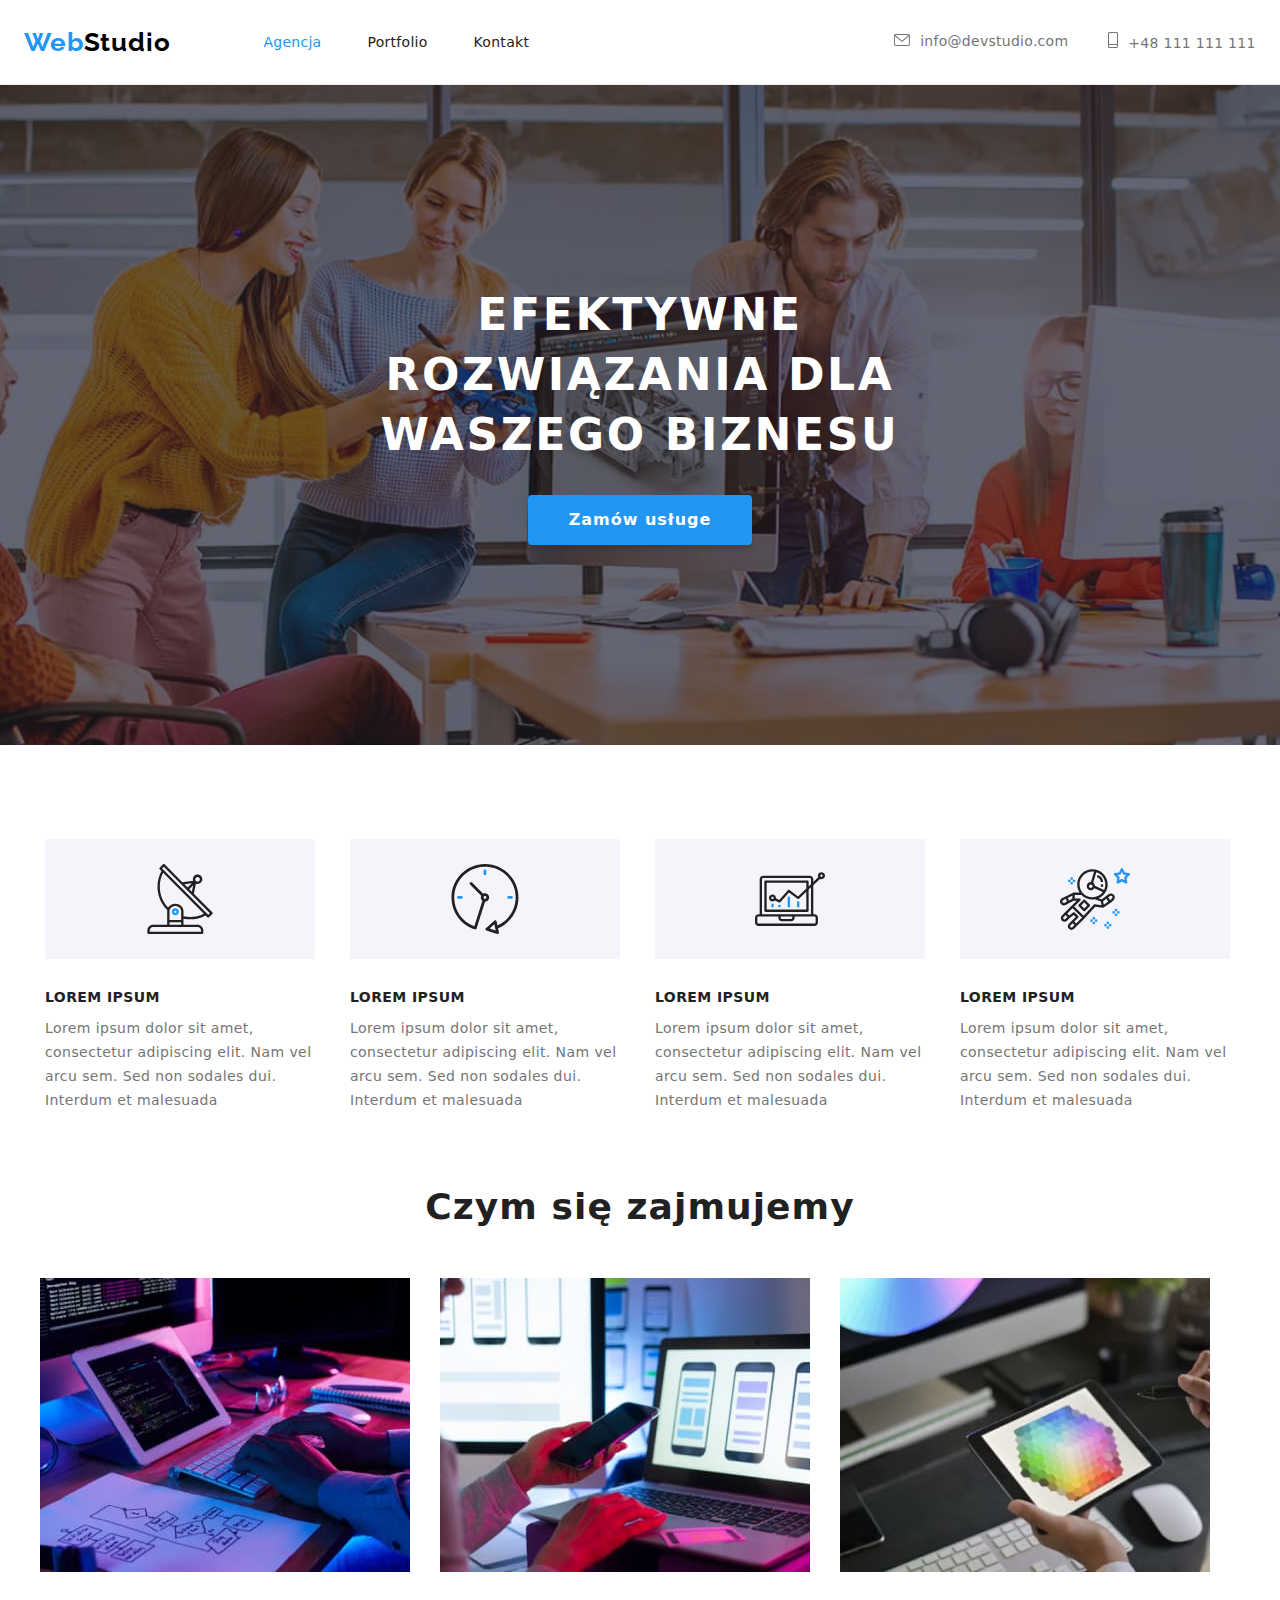
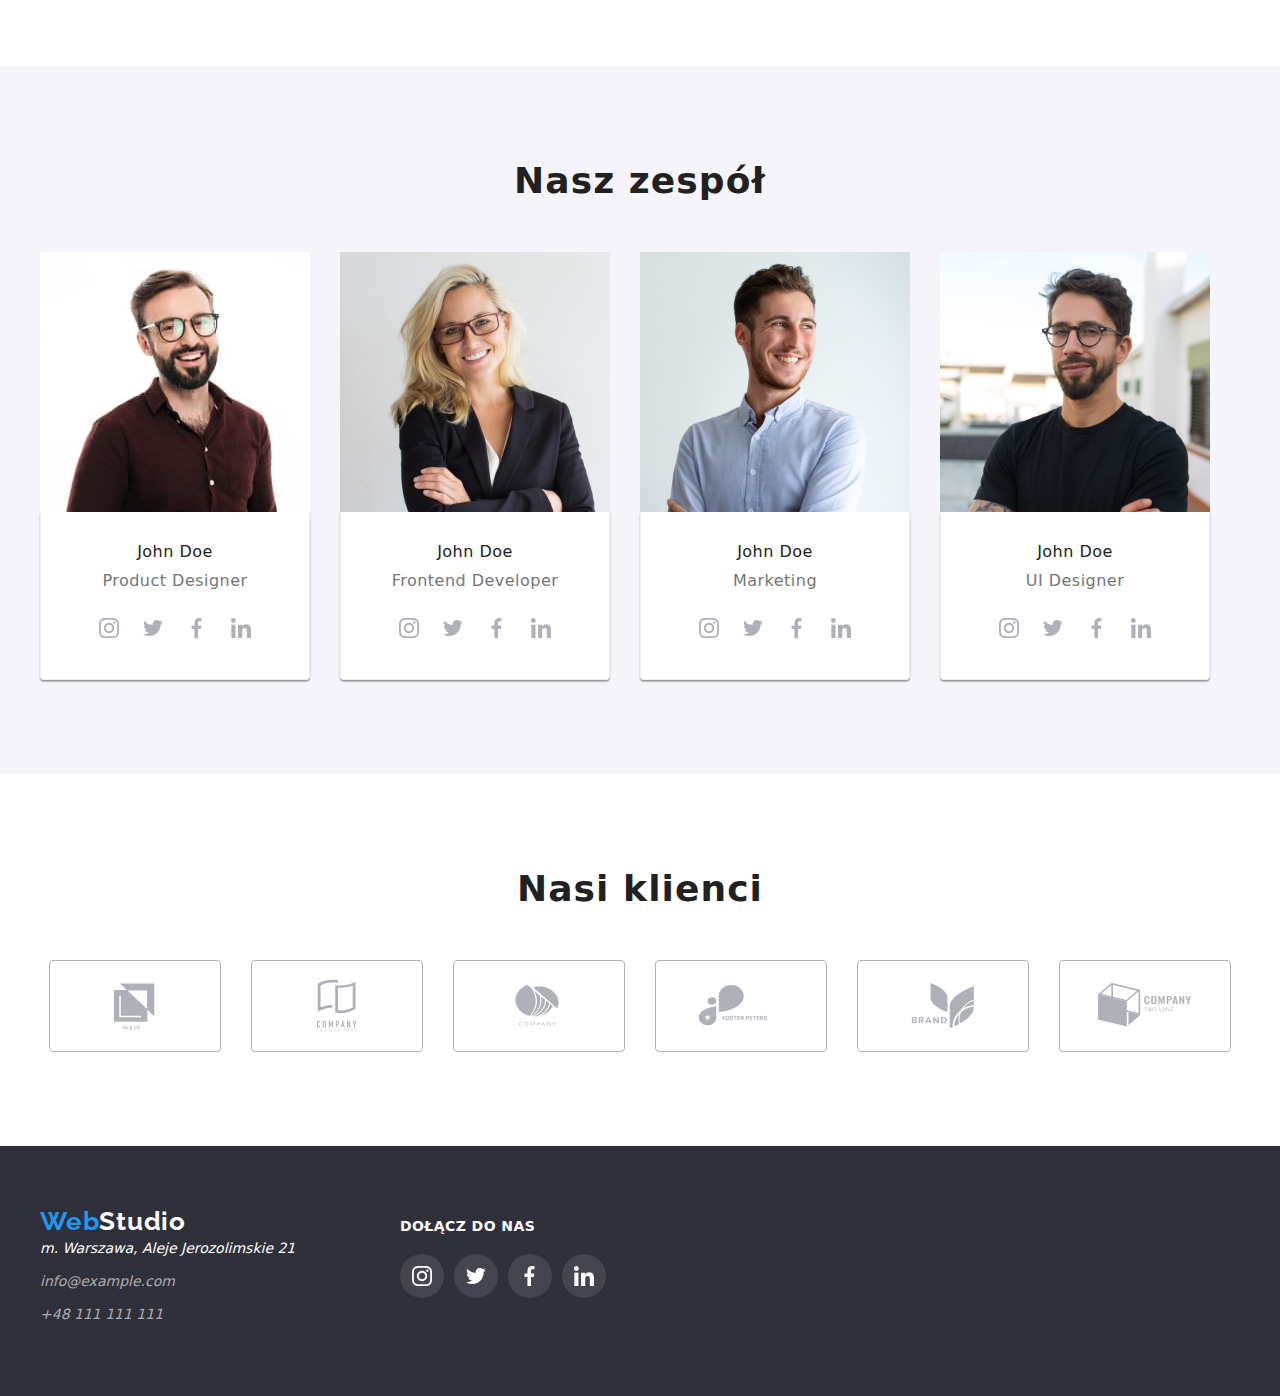
<file: index.html>
<!DOCTYPE html>
<html lang="en">
  <head>
    <meta charset="UTF-8" />
    <meta http-equiv="X-UA-Compatible" content="IE=edge" />
    <meta name="viewport" content="width=device-width, initial-scale=1.0" />
    <title>Studio</title>
    <link rel="stylesheet" href="styles/styles.css">
    <link rel="preconnect" href="https://fonts.googleapis.com">
<link rel="preconnect" href="https://fonts.gstatic.com" crossorigin>
<link href="https://fonts.googleapis.com/css2?family=Raleway:wght@700&display=swap" rel="stylesheet">
<link rel="preconnect" href="https://fonts.googleapis.com">
<link rel="preconnect" href="https://fonts.gstatic.com" crossorigin>
<link href="https://fonts.googleapis.com/css2?family=Raleway:wght@700&display=swap" rel="stylesheet">
<link    rel="stylesheet"    href="https://cdnjs.cloudflare.com/ajax/libs/modern-normalize/0.7.0/modern-normalize.min.css"    />  
</head>

  <body>
    <header class="header">
      <div class="container">
      <a class="logo" href="WebStudio"><span class="web-logo">Web</span><span class="studio-logo">Studio</a></span>
      <nav>
        <ul class="list">
          <li class="nav-item"><a class="nav active" href="index.html">Agencja</a></li>
          <li class="nav-item"><a class="nav" href="portfolio.html">Portfolio</a></li>
          <li class="nav-item"><a class="nav" href="#">Kontakt</a></li>
        </ul>
      </nav>
      <ul class="contact-top list ">
      
        <li class="contact-item">
          <a class="icon-envelope-link contact " href="mailto:"><svg class="icon-envelope">
          <use href="./images/icons.svg/icons.svg#icon-envelope"></use></svg>info@devstudio.com
          
        </a>
      </li>
     
        <li class="contact-item">
          <a href="tel:" class="icon-phone-link contact teltop "><svg class="icon-phone">
          <use href="./images/icons.svg/icons.svg#icon-phone"></use></svg>+48 111 111 111</a></li>
      </ul>
    </div>
    <div class="header-line"></div>
    </header>
    <main>
      <section class="solutions">
        
        <div class="container">
        <h1 class="title">EFEKTYWNE ROZWIĄZANIA DLA WASZEGO BIZNESU</h1>
        <button class="order-service-button" type="button">Zamów usługe</button>
        </div>
        </section>
        <section class="mainpage">
          <div class="container">
        <ul class="list">
          <li class="lorem-ipsum-item"><div class="lorem-icon lorem-icon 1">
            <svg width="70px" height="70px"> 
          <use href="./images/icons.svg/icons.svg#icon-satelite"></use>
            </svg>
          </div>
            <p class="lorem-ipsum">LOREM IPSUM</p>
            <p class="lorem-description">
              Lorem ipsum dolor sit amet, consectetur adipiscing elit. Nam vel
              arcu sem. Sed non sodales dui. Interdum et malesuada
            </p>
          </li>
          <li class="lorem-ipsum-item"><div class="lorem-icon lorem-icon-2"><svg width="70px" height="70px">
          <use href="./images/icons.svg/icons.svg#icon-circle"></use></svg></div>
            <p class="lorem-ipsum">LOREM IPSUM</p>
            <p class="lorem-description">
              Lorem ipsum dolor sit amet, consectetur adipiscing elit. Nam vel
              arcu sem. Sed non sodales dui. Interdum et malesuada
            </p>
          </li>
          <li class="lorem-ipsum-item"><div class="lorem-icon lorem-icon-3"><svg width="70" height="70px">
          <use href="./images/icons.svg/icons.svg#icon-computer"></use></svg></div>
            <p class="lorem-ipsum">LOREM IPSUM</p>
            <p class="lorem-description">
              Lorem ipsum dolor sit amet, consectetur adipiscing elit. Nam vel
              arcu sem. Sed non sodales dui. Interdum et malesuada
            </p>
          </li>
          <li class="lorem-ipsum-item"><div class="lorem-icon lorem-icon-4"><svg width="70" height="70">
          <use href="./images/icons.svg/icons.svg#icon-astronaut-1"></use></svg></div>
            <p class="lorem-ipsum">LOREM IPSUM</p>
            <p class="lorem-description">
              Lorem ipsum dolor sit amet, consectetur adipiscing elit. Nam vel
              arcu sem. Sed non sodales dui. Interdum et malesuada
            </p>
          </li>
        </ul>
          </div>
      </section>
      <section class="section">
        <div class="container">
        <h2 class="sub-title">Czym się zajmujemy</h2>
        <ul class="list">
          <li>
            <img
              src="./images/img1.jpg"
              alt="czlowiek piszący na klawiaturze"
              width="370"
              height="294"
            />
          </li>
          <li>
            <img
              src="./images/img2.jpg"
              alt="czlowiek używający telefonu i komputera"
              width="370"
              height="294"
            />
          </li>
          <li>
            <img
              src="./images/img3.jpg"
              alt="czlowiek używający tableta"
              width="370"
              height="294"
            />
          </li>
        </ul>
        </div>
      </section>
      <section class="our-team section">
        <div class="container">
        <h2 class="sub-title">Nasz zespół</h2>
        <ul class="list">
          <li class="employee-item">
            <img class="employee-img"
              src="./images/img4.jpg"
              alt="Pracownik"
              width="270"
              height="260"
            />
            <div class="project-wrap-team">
            <p class="employee-name">John Doe</p>
            <p class="employee-description">Product Designer</p>
            <div>
            <ul class="list social-icon-list">
              <li class="social-icon-item"><a class="social-list-link" href="#"><svg class="social-icon"><use href="./images/icons.svg/icons.svg#icon-instagram"></use></svg></a></li>
              <li class="social-icon-item"><a class="social-list-link" href="#"><svg class="social-icon"><use href="./images/icons.svg/icons.svg#icon-twitter"></use></svg></a></li>
              <li class="social-icon-item"><a class="social-list-link" href="#"><svg class="social-icon"><use href="./images/icons.svg/icons.svg#icon-facebook"></use></svg></a></li>
              <li class="social-icon-item"><a class="social-list-link" href="#"><svg class="social-icon"><use href="./images/icons.svg/icons.svg#icon-linkedin"></use></svg></a></li>
            </ul>
            </div>
          </div>  
          </li>
          <li class="employee-item">
            <img class="employee-img"
              src="./images/img5.jpg"
              alt="Pracownik"
              width="270"
              height="260"
            />
            <div class="project-wrap-team">
            <p class="employee-name">John Doe</p>
            <p class="employee-description">Frontend Developer</p>
             <div>
            <ul class="list social-icon-list">
              <li class="social-icon-item"><a class="social-list-link" href="#"><svg class="social-icon"><use href="./images/icons.svg/icons.svg#icon-instagram"></use></svg></a></li>
              <li class="social-icon-item"><a class="social-list-link" href="#"><svg class="social-icon"><use href="./images/icons.svg/icons.svg#icon-twitter"></use></svg></a></li>
              <li class="social-icon-item"><a class="social-list-link" href="#"><svg class="social-icon"><use href="./images/icons.svg/icons.svg#icon-facebook"></use></svg></a></li>
              <li class="social-icon-item"><a class="social-list-link" href="#"><svg class="social-icon"><use href="./images/icons.svg/icons.svg#icon-linkedin"></use></svg></a></li>
            </ul>
            </div>
            </div>
          </li>
          <li class="employee-item">
            <img class="employee-img"
              src="./images/img6.jpg"
              alt="Pracownik"
              width="270"
              height="260"
            /><div class="project-wrap-team">
            <p class="employee-name">John Doe</p>
            <p class="employee-description">Marketing</p>
             <div>
            <ul class="list social-icon-list">
              <li class="social-icon-item"><a class="social-list-link" href="#"><svg class="social-icon"><use href="./images/icons.svg/icons.svg#icon-instagram"></use></svg></a></li>
              <li class="social-icon-item"><a class="social-list-link" href="#"><svg class="social-icon"><use href="./images/icons.svg/icons.svg#icon-twitter"></use></svg></a></li>
              <li class="social-icon-item"><a class="social-list-link" href="#"><svg class="social-icon"><use href="./images/icons.svg/icons.svg#icon-facebook"></use></svg></a></li>
              <li class="social-icon-item"><a class="social-list-link" href="#"><svg class="social-icon"><use href="./images/icons.svg/icons.svg#icon-linkedin"></use></svg></a></li>
            </ul>
            </div>
            </div>

          </li>
          <li class="employee-item">
            <img class="employee-img"
              src="./images/img7.jpg"
              alt="Pracownik"
              width="270"
              height="260"
            />
            <div class="project-wrap-team">
            <p class="employee-name">John Doe</p>
            <p class="employee-description">UI Designer</p>
             <div>
            <ul class="list social-icon-list">
              <li class="social-icon-item"><a class="social-list-link" href="#"><svg class="social-icon"><use href="./images/icons.svg/icons.svg#icon-instagram"></use></svg></a></li>
              <li class="social-icon-item"><a class="social-list-link" href="#"><svg class="social-icon"><use href="./images/icons.svg/icons.svg#icon-twitter"></use></svg></a></li>
              <li class="social-icon-item"><a class="social-list-link" href="#"><svg class="social-icon"><use href="./images/icons.svg/icons.svg#icon-facebook"></use></svg></a></li>
              <li class="social-icon-item"><a class="social-list-link" href="#"><svg class="social-icon"><use href="./images/icons.svg/icons.svg#icon-linkedin"></use></svg></a></li>
            </ul>
            </div>
            </div>
          
          </li>
        </ul>
        </div>
      </section>
      <section class="section">
        <div class="container">
          <h2 class="sub-title">Nasi klienci</h2>
          <ul class="list">
            <li class="client-icon-item"><a class="client-icon-link" href="#"><svg class="client-icon"><use href="./images/icons.svg/icons.svg#icon-logo"></use></svg></a></li>
            <li class="client-icon-item"><a class="client-icon-link" href="#"><svg class="client-icon"><use href="./images/icons.svg/icons.svg#icon-logo-1"></use></svg></a></li>
            <li class="client-icon-item"><a class="client-icon-link" href="#"><svg class="client-icon"><use href="./images/icons.svg/icons.svg#icon-logo-2"></use></svg></a></li>
            <li class="client-icon-item"><a class="client-icon-link" href="#"><svg class="client-icon"><use href="./images/icons.svg/icons.svg#icon-logo-3"></use></svg></a></li>
            <li class="client-icon-item"><a class="client-icon-link" href="#"><svg class="client-icon"><use href="./images/icons.svg/icons.svg#icon-logo-4"></use></svg></a></li>
            <li class="client-icon-item"><a class="client-icon-link" href="#"><svg class="client-icon"><use href="./images/icons.svg/icons.svg#icon-logo-5"></use></svg></a></li>
          </ul>
        </div>
      </section>
    </main>
    <footer class="  footer">
      <div class="container">
        <div class="left-side">
      <a class="logo-bottom footer-item" href="WebStudio"><span class="web-logo">Web</span><span class="studio-logo-bottom">Studio</a></span>
      <address>
        <ul class="contact-list">
          <li class="footer-item">
            
            <a class="contact contact-address" href="https://goo.gl/maps/EpboLFkDeiHd2VRH7"
              >m. Warszawa, Aleje Jerozolimskie 21</a
            >
          </li>
          <li class="footer-item"><a class="contact mail" href="mailto:">info@example.com</a></li>
          <li class="footer-item"><a class="contact tel" href="tel:">+48 111 111 111</a></li>
        </ul>
      </address>
      </div>
      <div class="right-side">
        <h3 class="third-title">DOŁĄCZ DO NAS</h3>
        <ul class="list">
          <li class="footer-icons-item"><a class="footer-icons-link" href="#"><svg class="footer-icons"><use href="./images/icons.svg/icons.svg#icon-instagram"></use></svg></a></li>
          <li class="footer-icons-item"><a class="footer-icons-link" href="#"><svg class="footer-icons"><use href="./images/icons.svg/icons.svg#icon-twitter"></use></svg></a></li>
          <li class="footer-icons-item"><a class="footer-icons-link" href="#"><svg class="footer-icons"><use href="./images/icons.svg/icons.svg#icon-facebook"></use></svg></a></li>
          <li class="footer-icons-item"><a class="footer-icons-link" href="#"><svg class="footer-icons"><use href="./images/icons.svg/icons.svg#icon-linkedin"></use></svg></a></li>
        </ul>
      </div>
      </div>
    </footer>
  </body>
</html>
</file>
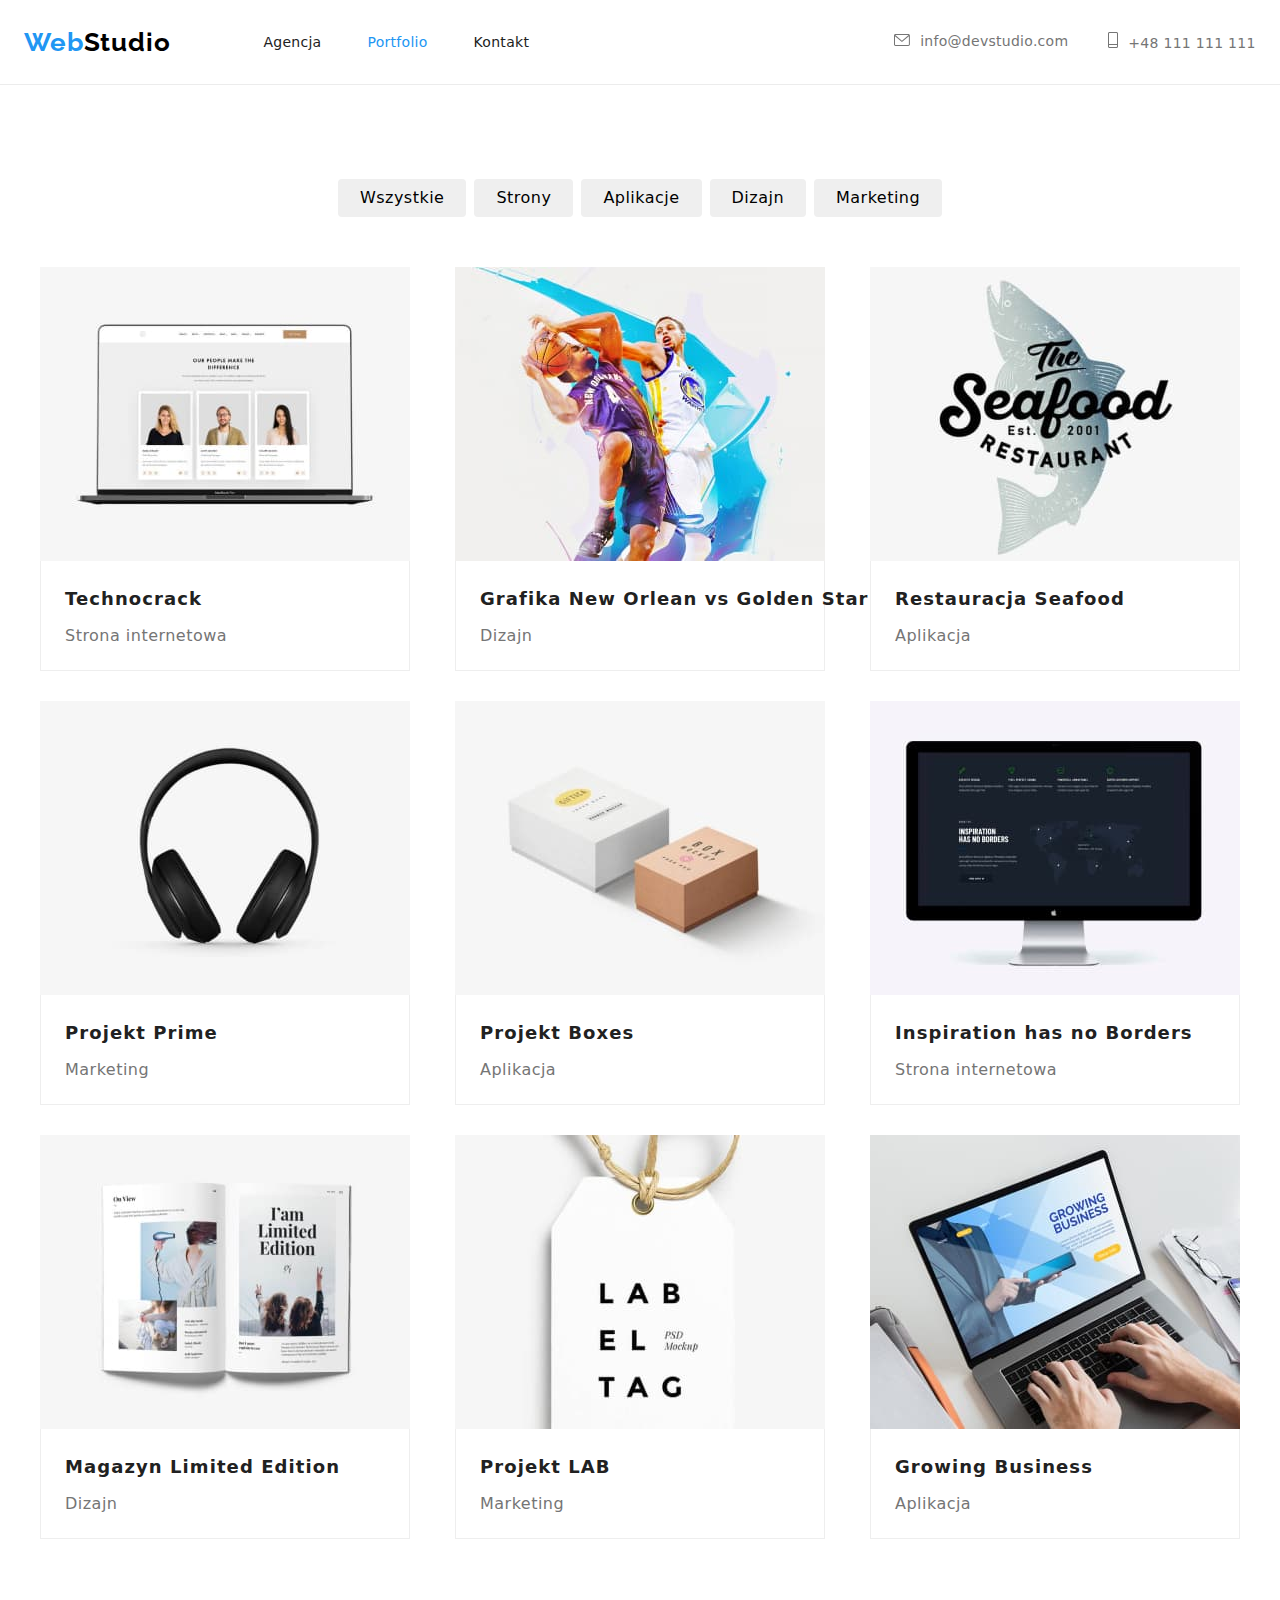
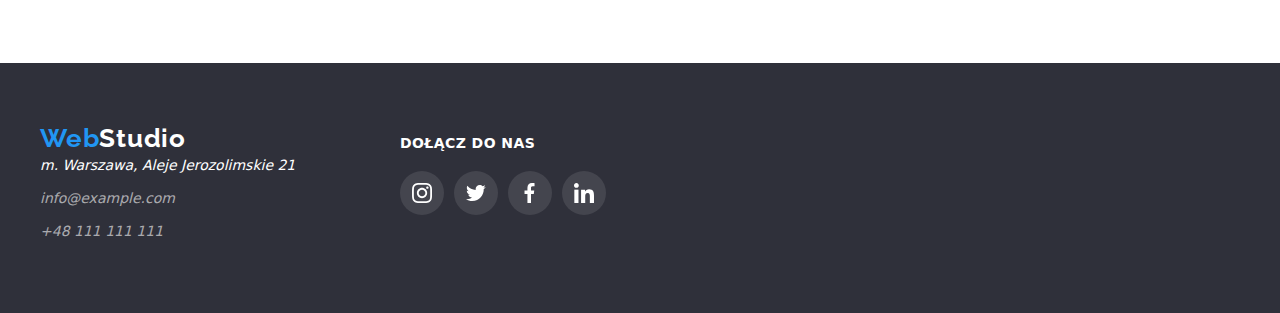
<file: portfolio.html>
<!DOCTYPE html>
<html lang="en">
  <head>
    <meta charset="UTF-8" />
    <meta http-equiv="X-UA-Compatible" content="IE=edge" />
    <meta name="viewport" content="width=device-width, initial-scale=1.0" />
    <title>Portfolio</title>
    <link rel="stylesheet" href="styles/styles.css">
    <link rel="preconnect" href="https://fonts.googleapis.com">
    <!-- Raleway-->
<link rel="preconnect" href="https://fonts.gstatic.com" crossorigin>
<link href="https://fonts.googleapis.com/css2?family=Raleway:wght@700&display=swap" rel="stylesheet">
<!-- roboto --> 
<link rel="preconnect" href="https://fonts.googleapis.com">
<link rel="preconnect" href="https://fonts.gstatic.com" crossorigin>
<link href="https://fonts.googleapis.com/css2?family=Raleway:wght@700&family=Roboto:wght@400;500;700;900&display=swap" rel="stylesheet">
<link    rel="stylesheet"    href="https://cdnjs.cloudflare.com/ajax/libs/modern-normalize/0.7.0/modern-normalize.min.css"    />

  </head>
  <body>
   <header class="header">
      <div class="container">
      <a class="logo" href="WebStudio"><span class="web-logo">Web</span><span class="studio-logo">Studio</a></span>
      <nav>
        <ul class="list">
          <li class="nav-item"><a class="nav" href="index.html">Agencja</a></li>
          <li class="nav-item"><a class="nav active" href="portfolio.html">Portfolio</a></li>
          <li class="nav-item"><a class="nav" href="#">Kontakt</a></li>
        </ul>
      </nav>
      <ul class="contact-top list ">
      
        <li>
          <a class="icon-envelope-link contact " href="mailto:"><svg class="icon-envelope">
          <use href="./images/icons.svg/icons.svg#icon-envelope"></use></svg>info@devstudio.com
          
        </a>
      </li>
     
        <li>
          <a href="tel:" class="icon-phone-link contact teltop"><svg class="icon-phone">
          <use href="./images/icons.svg/icons.svg#icon-phone"></use></svg>+48 111 111 111</a></li>
      </ul>
    </div>
    <div class="header-line"></div>

    </header>
    <main>
      <section class="section">
        <div class="container">
        <ul class="list">
          <li class="choice-btn"><button class="button" type="button">Wszystkie</button></li>
          <li class="choice-btn"><button class="button" type="button">Strony</button></li>
          <li class="choice-btn"><button class="button" type="button">Aplikacje</button></li>
          <li class="choice-btn"><button class="button" type="button">Dizajn</button></li>
          <li class="choice-btn"><button class="button" type="button">Marketing</button></li>
        </ul>
  
     
      
        <ul class="list images-selection-list">
          <li class="project-list-item">
            <img class="images-selection"
              src="./images/portfolio/img1.jpg"
              alt="laptop ze zdjeciami"
              width="370"
              height="294"
            />
            <div class="project-wrap">
            <p class="picture-title">Technocrack</p>
            <p class="picture-description">Strona internetowa</p>
            </div>
          </li>
          <li class="project-list-item">
            <img class="images-selection"
              src="./images/portfolio/img2.jpg"
              alt="koszykowka"
              width="370"
              height="294"
            />
            <div class="project-wrap">
            <p class="picture-title">Grafika New Orlean vs Golden Star</p>
            <p class="picture-description">Dizajn</p>
            </div>
          </li>
          <li class="project-list-item">
            <img class="images-selection"
              src="./images/portfolio/img3.jpg"
              alt="logo seafood"
              width="370"
              height="294"
            />
            <div class="project-wrap">
            <p class="picture-title">Restauracja Seafood</p>
            <p class="picture-description">Aplikacja</p>
          </div>
          </li>
          <li class="project-list-item">
            <img class="images-selection"
              src="./images/portfolio/img4.jpg"
              alt="sluchawki"
              width="370"
              height="294"
            />
            <div class="project-wrap">
            <p class="picture-title">Projekt Prime</p>
            <p class="picture-description">Marketing</p>
            </div>
          </li>
          <li class="project-list-item">
            <img class="images-selection"
              src="./images/portfolio/img5.jpg"
              alt="pudelka"
              width="370"
              height="294"
            />
            <div class="project-wrap">
            <p class="picture-title">Projekt Boxes</p>
            <p class="picture-description">Aplikacja</p>
            </div> </li>
          <li class="project-list-item">
            <img class="images-selection"
              src="./images/portfolio/img6.jpg"
              alt="monitor"
              width="370"
              height="294"
            />
            <div class="project-wrap">
            <p class="picture-title">Inspiration has no Borders</p>
            <p class="picture-description">Strona internetowa</p>
            </div></li>
          <li class="project-list-item">
            <img class="images-selection"
              src="./images/portfolio/img7.jpg"
              alt="ksiazka"
              width="370"
              height="294"
            />
            <div class="project-wrap">
            <p class="picture-title">Magazyn Limited Edition</p>
            <p class="picture-description">Dizajn</p>
            </div></li>
          <li class="project-list-item">
            <img class="images-selection"
              src="./images/portfolio/img8.jpg"
              alt="tag z nazwa"
              width="370"
              height="294"
            />
            <div class="project-wrap">
            <p class="picture-title">Projekt LAB</p>
            <p class="picture-description">Marketing</p>
            </div>
          </li>
          <li class="project-list-item">
            <img class="images-selection"
              src="./images/portfolio/img9.jpg"
              alt="czlowiek piszacy na laptopie"
              width="370"
              height="294"
            />
            <div class="project-wrap">
            <p class="picture-title">Growing Business</p>
            <p class="picture-description">Aplikacja</p>
           </div>
          </li>
        </ul>
      </div>
      </section>
         <footer class="  footer">
      <div class="container">
        <div class="left-side">
      <a class="logo-bottom footer-item" href="WebStudio"><span class="web-logo">Web</span><span class="studio-logo-bottom">Studio</a></span>
      <address>
        <ul class="contact-list">
          <li class="footer-item">
            
            <a class="contact contact-address" href="https://goo.gl/maps/EpboLFkDeiHd2VRH7"
              >m. Warszawa, Aleje Jerozolimskie 21</a
            >
          </li>
          <li class="footer-item"><a class="contact mail" href="mailto:">info@example.com</a></li>
          <li class="footer-item"><a class="contact tel" href="tel:">+48 111 111 111</a></li>
        </ul>
      </address>
      </div>
     <div class="right-side">
        <h3 class="third-title">DOŁĄCZ DO NAS</h3>
        <ul class="list">
          <li class="footer-icons-item">
            <a class="footer-icons-link" href="#">
              <svg class="footer-icons"><use href="./images/icons.svg/icons.svg#icon-instagram">
              </use>
            </svg>
          </a>
        </li>
          <li class="footer-icons-item">
            <a class="footer-icons-link" href="#">
              <svg class="footer-icons">
                <use href="./images/icons.svg/icons.svg#icon-twitter">
                </use>
              </svg>
            </a>
          </li>
          <li class="footer-icons-item">
            <a class="footer-icons-link" href="#">
              <svg class="footer-icons">
                <use href="./images/icons.svg/icons.svg#icon-facebook">
                </use>
              </svg>
            </a>
          </li>
          <li class="footer-icons-item">
            <a class="footer-icons-link" href="#">
              <svg class="footer-icons">
                <use href="./images/icons.svg/icons.svg#icon-linkedin">
                </use>
              </svg>
            </a>
          </li>
        </ul>
      </div>
      </div>
    </footer>
    </main>
  </body>
</html>
</file>
<file: styles/styles.css>
h1,
h2,
h3,
h4,
h5,
h6 {
  padding: 0;
  margin: 0;
}
ul,
ol {
  padding: 0;
  margin: 0;
}
p {
  padding: 0;
  margin: 0;
}
.section {
  padding-bottom: 94px;
  padding-top: 94px;
}

.list {
  list-style: none;
  display: flex;
  
}
.container {
  display: flex;
  max-width: 1200px;
  margin: 0 auto;
  align-items: center;
  justify-content: center;
}
.images-selection-list {
  flex-wrap: wrap;
  justify-content: space-between;
}
.images-selection {
  margin-bottom: 20px;
}
img {
  display: block;
  margin-right: 30px;
}
.employee-img {
  margin-bottom: 30px;
}
.header .container {
  width: 1200px;
  display: flex;
  align-items: center;
}
.section .container {
  display: flex;
  flex-direction: column;
  align-items: center;
}
.nav-item:not(:last-child) {
  margin-right: 46px;
}
.contact {
  text-decoration: none;
  
}
.contact-top { margin-left: 365px;
white-space: nowrap;}
.nav-item,
.contact-top {
  padding-top: 32px;
  padding-bottom: 32px;
}
.lorem-ipsum:not(:last-child) {
  margin-right: 30px;
}
.lorem-description:not(:last-child) {
  margin-right: 30px;
}
.teltop {
  margin-left: 10px;

}

.footer .container {
  display: flex;

  align-items: flex-start;

  padding-top: 60px;
  padding-bottom: 60px;
}
.header-line {
  border-bottom: 1px solid #ececec;
}

/* === HEADER === */
:root {
  --main-font: "Roboto", sans-serif;
  --secondary-font: "Raleway", sans-serif;
  --main-color: #2196f3;
  --main-background: #ffffff;
}
body {
  font-family: "Roboto", sans-serif;
  color: #212121;
  background: var(--main-background);
}
.nav {
  font-weight: 500;
  font-size: 14px;
  line-height: 1.142;
  letter-spacing: 0.02em;
  color: #212121;
  text-decoration: none;
  display: flex;
  align-items: center;
}
.nav:hover,
:focus {
  color: var(--main-color);
}
/* === END HEADER ===*/

/* === COMPONENTS ===*/

.project-wrap-team {
  border-left: 1px solid #eeeeee;
  border-right: 1px solid #eeeeee;
  border-bottom: 1px solid #eeeeee;
  width: 270px;
  height: 168px;
  box-shadow: 0px 1px 3px rgba(0, 0, 0, 0.12), 0px 1px 1px rgba(0, 0, 0, 0.14),
    0px 2px 1px rgba(0, 0, 0, 0.2);
  border-radius: 0px 0px 4px 4px;
  margin-top: -30px;
  background: white;
}
.project-wrap {
  border-left: 1px solid #eeeeee;
  border-right: 1px solid #eeeeee;
  border-bottom: 1px solid #eeeeee;
  width: 370px;
  height: 110px;
  margin-top: -20px;
  margin-bottom: 30px;
}
.project-list-item {
  width: 370px;
  height: 404px;
  margin-bottom: 30px;
  cursor: pointer;
}
.images-selection-list:nth-child(3n + 3) {
  margin-bottom: 30px;
}

.project-list-item:hover {
  box-shadow: 0px 1px 1px rgba(0, 0, 0, 0.12), 0px 4px 4px rgba(0, 0, 0, 0.06),
    1px 4px 6px rgba(0, 0, 0, 0.16);
}
.choice-btn:not(:last-child) {
  margin-right: 8px;
}
.choice-btn {
  margin-bottom: 50px;
}
.button {
  padding: 6px 22px;
  font-weight: 500;
  font-size: 16px;
  cursor: pointer;
  line-height: 1.625;
  letter-spacing: 0.03em;
  border-radius: 4px;
  border: none;
}
.button:hover
 {
  background-color: var(--main-color);
  color: #ffffff;

box-shadow: 0px 3px 1px rgba(0, 0, 0, 0.1), 0px 1px 2px rgba(0, 0, 0, 0.08), 0px 2px 2px rgba(0, 0, 0, 0.12);
border-radius: 4px;
}
.button:focus { background-color: var(--main-color);
  color: #ffffff;
box-shadow: 0px 3px 1px rgba(0, 0, 0, 0.1), 0px 1px 2px rgba(0, 0, 0, 0.08), 0px 2px 2px rgba(0, 0, 0, 0.12);
border-radius: 4px;
}
.order-service-button {
  padding: 10px 41px;
 
  
box-shadow: 0px 4px 4px rgba(0, 0, 0, 0.15);

font-style: normal;
font-weight: bold;
font-size: 16px;
line-height: 30px;
  cursor: pointer;
 
  letter-spacing: 0.06em;
  margin-bottom: 200px;
  border-radius: 4px;
  background-color: var(--main-color);
  color: #ffffff;
  border:none;
}
.order-service-button:focus {color:white;}
.solutions .container {
  display: flex;
  flex-direction: column;
  align-items: center;
}
.solutions {
  background-image: linear-gradient(
      rgba(47, 48, 58, 0.4),
      rgba(47, 48, 58, 0.4)
    ),
    url(../images/background/img.jpg);
  background-repeat: no-repeat;
  background-size: cover;
  margin: auto;
  padding: 0;
  background-position: center center;
  max-width: 1600px; 
}
.mainpage { padding-top: 94px;
justify-content: center;
}
.footer {
  background: #2f303a;
}
.our-team {
  background: #f5f4fa;
}
.header {
  background: #ffffff;
}

.web-logo {
  color: var(--main-color);
}
.studio-logo {
  color: #000000;
}
.studio-logo-bottom {
  color: #ffffff;
}
.active {
  color:var(--main-color)
}
/* === END COMPONENTS ===*/

/* === ICONS ===*/
.icon-envelope-link {
  fill: #757575;
  text-decoration: none;
  
}
.icon-phone-link {
  fill: #757575;
  text-decoration: none;

}

.icon-envelope-link:hover {
  fill: #2196f3;
}
.icon-phone-link:hover {
  fill: #2196f3;
}
.icon-envelope {
  width: 16px;
  height: 12px;
  margin-right: 10px;
  
  
  
}
.icon-phone {
  width: 10px;
  height: 16px;
  margin-left: 30px;
  margin-right: 10px;
}

.lorem-icon {
  background-color: #f5f4fa;
  padding-right: 100px;
  padding-left: 100px;
  padding-top: 25px;
  padding-bottom: 25px;
  margin-bottom: 30px;
  width: 270px;
  height: 120px;
}
.lorem-ipsum-item:not(:last-child) {
  margin-right: 30px;
}

.social-icon-list {
  display: flex;
  align-items: center;

  justify-content: center;
  padding-top: 16px;
}

.social-icon {
  width: 20px;
  height: 20px;
}
.social-list-link {
  background-color: white;
  display: flex;
  align-items: center;
  justify-content: center;
  width: 44px;
  height: 44px;
  border-radius: 50%;
  fill: #afb1b8;
}
.social-list-link:hover {
  fill: #ffffff;
  background: #2196f3;
}
.social-list-link:focus {
   fill: #ffffff;
  background: #2196f3;
}
.social-list-link:not(:last-child) {
  margin-left: 10px;
}
.client-icon {
  width: 106px;
  height: 60.04px;
}
.client-icon-link {
  display: flex;
  align-items: center;
  justify-content: center;
  border: 1px solid #afb1b8;
  box-sizing: border-box;
  border-radius: 4px;
  width: 172px;
  height: 92px;
  fill: #afb1b8;
}
.client-icon-item:not(:last-child) {
  margin-right: 30px;
}

.client-icon-link:hover,
.client-icon-link:focus {
  border-color: #2196f3;
  fill: #2196f3;
}

.footer-icons {
  width: 20px;
  height: 20px;
}
.footer-icons-link {
  background-color: rgba(255, 255, 255, 0.1);
  display: flex;
  align-items: center;
  justify-content: center;
  width: 44px;
  height: 44px;
  border-radius: 50%;
  fill: #ffffff;
}
.footer-icons-link:hover {
  fill: #ffffff;
  background: #2196f3;
}
.footer-icons-link:focus {
  fill: #ffffff;
  background: #2196f3;
}
.footer-icons-item:not(:first-child) {
  margin-left: 10px;
}
.top-layer:hover {
  fill: #2196f3;
}
.top-layer .layer {
  fill: #2196f3;
}

/* === END ICONS ===*/

/* === BODY ===*/

.title {
  font-weight: 900;
  font-size: 44px;
  line-height: 1.363;
  letter-spacing: 0.06em;
  text-transform: uppercase;
  color: #ffffff;
  text-align: center;
  margin-left: 452px;
  margin-right: 452px;
  padding-bottom: 30px;
  margin-top: 200px;

  width: 696px;
}
.sub-title {
  font-weight: bold;
  font-size: 36px;
  line-height: 1.166;
  letter-spacing: 0.03em;
  padding-bottom: 50px;
}
.third-title {
  color: #ffffff;
  margin-bottom: 20px;
  font-style: normal;
  font-weight: bold;
  font-size: 14px;
  line-height: 16px;
  letter-spacing: 0.03em;
  text-transform: uppercase;
  padding-top: 12px;
}
.picture-title {
  font-weight: bold;
  font-size: 18px;
  line-height: 2;
  letter-spacing: 0.06em;
  margin-bottom: 4px;
  padding-right: 24px;
  padding-left: 24px;
  padding-top: 20px;
  white-space: nowrap;
}
.picture-description {
  font-weight: normal;
  font-size: 16px;
  line-height: 1.875;
  letter-spacing: 0.03em;
  padding-bottom: 20px;
  padding-right: 24px;
  padding-left: 24px;
}
.employee-description {
  font-size: 16px;
  color: #757575;
  line-height: 1.187;
  letter-spacing: 0.03em;
  text-align: center;
}
.picture-description {
  line-height: 1.875;
  color: #757575;
  margin-bottom: 50px;
}
.lorem-ipsum {
  font-weight: bold;
  font-size: 14px;
  line-height: 1.276;
  letter-spacing: 0.03em;
  text-transform: uppercase;
  padding-bottom: 10px;
}
.lorem-description {
  font-weight: normal;
  font-size: 14px;
  line-height: 1.714;
  letter-spacing: 0.03em;
  color: #757575;
  width: 275px;
  height: 75px;
}
.employee-name {
  font-weight: 500;
  font-size: 16px;
  line-height: 1.187;
  letter-spacing: 0.03em;
  margin-bottom: 10px;
  text-align: center;
  padding-top: 30px;
}

/* === END BODY === */

/* === FOOTER === */
.footer-item {
  list-style: none;
  margin-bottom: 9px;
}
.contact-top .contact {
  font-weight: 500;
  font-size: 14px;
  line-height: 1.142;
  letter-spacing: 0.02em;
  color: #757575;
  text-decoration: none;
}
.logo-bottom {
  font-family: var(--secondary-font);
  font-weight: bold;
  font-size: 26px;
  line-height: 1.192;
  letter-spacing: 0.03em;
  text-decoration: none;
  margin-bottom: 20px;
}
.logo {
  font-family: var(--secondary-font);
  font-weight: bold;
  font-size: 26px;
  line-height: 1.192;
  letter-spacing: 0.03em;
  margin-right: 93px;
  margin-top: 24px;
  margin-bottom: 24px;
}
.contact {
  font-weight: 500;
  font-size: 14px;
  color: rgba(255, 255, 255, 0.6);
  line-height: 1.7142;
}
.contact:hover { 
  color: var(--main-color)
}
.icon-envelope-link:focus {
  color: var(--main-color);
  fill: var(--main-color);
}
.icon-phone-link:focus { 
  color: var(--main-color);
  fill: var(--main-color);
}
.contact-list .contact-address {
  color: #ffffff;
}
.contact-address,
.tel,
.logo {
  text-decoration: none;
}
.left-side {
  float: left;
  width: 30%;
}
.right-side {
  float: right;
  width: 70%;
}
/* === END FOOTER ===*/
</file>
